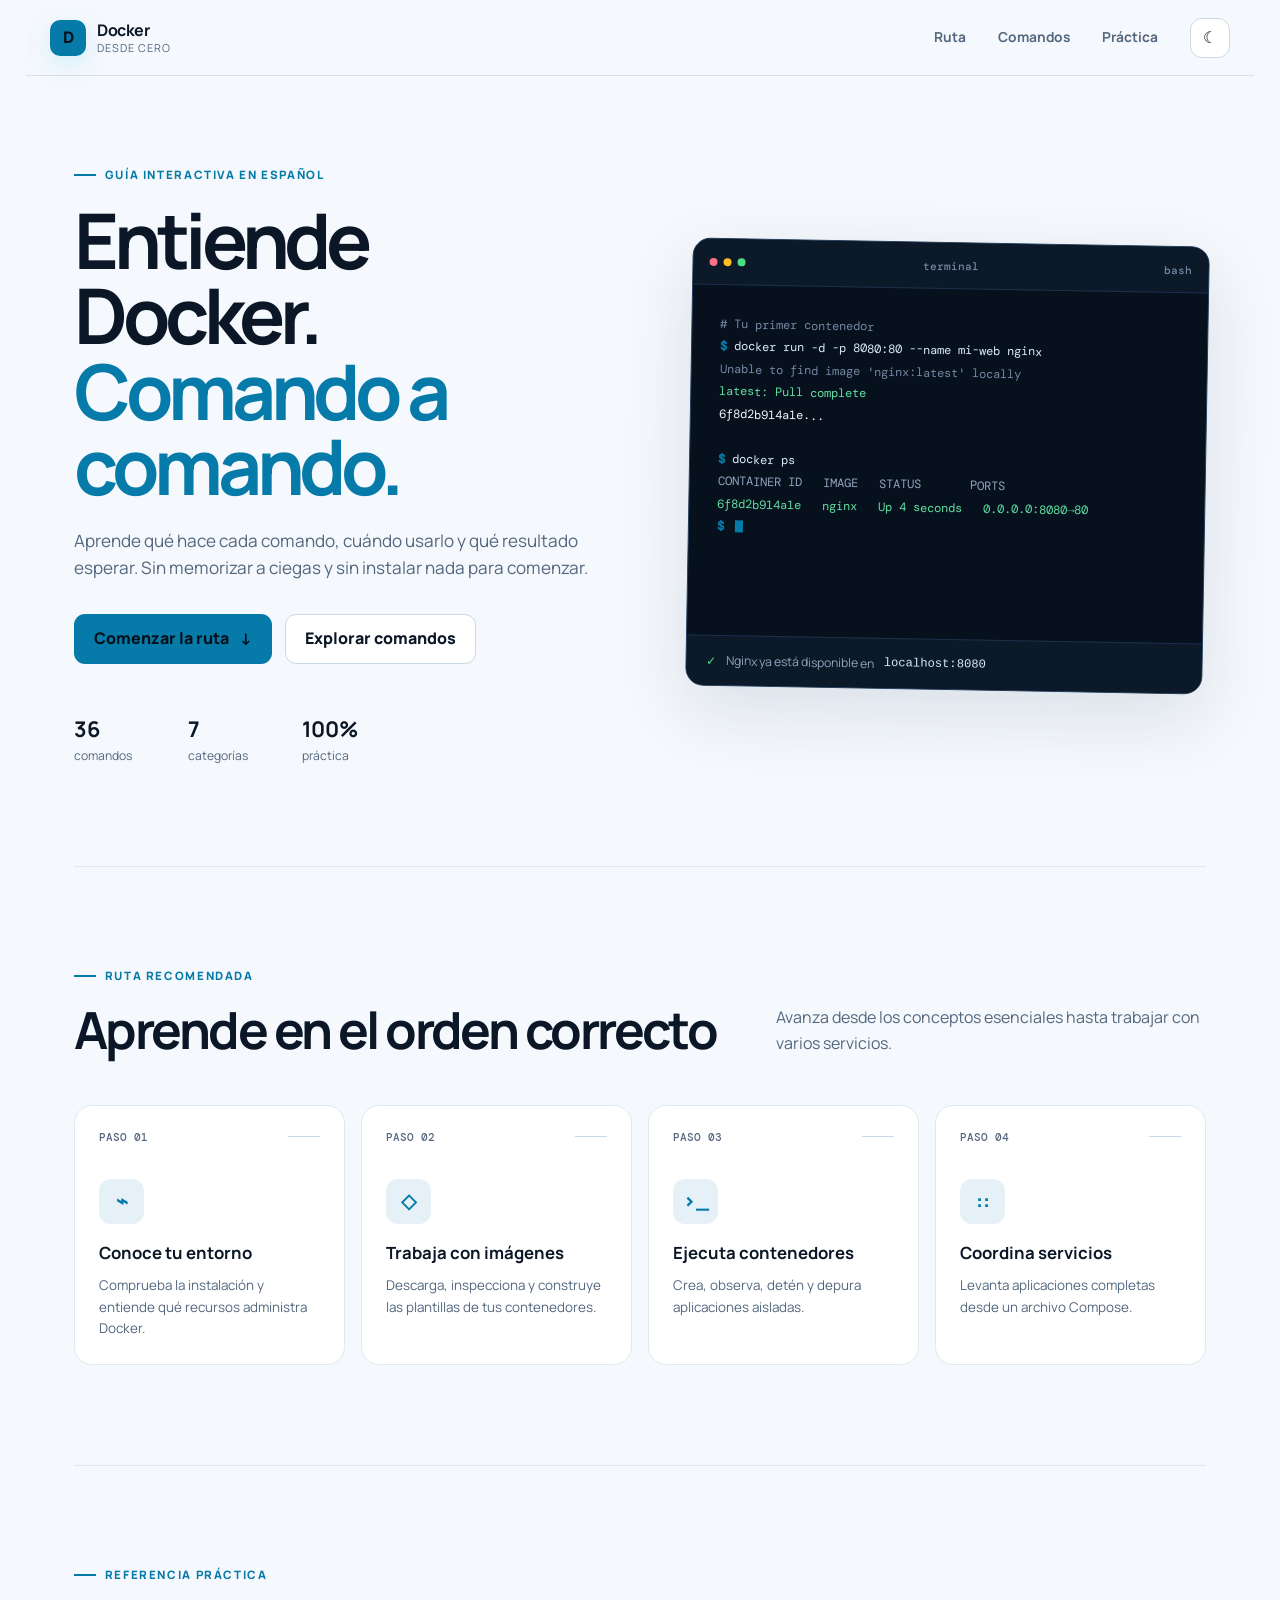
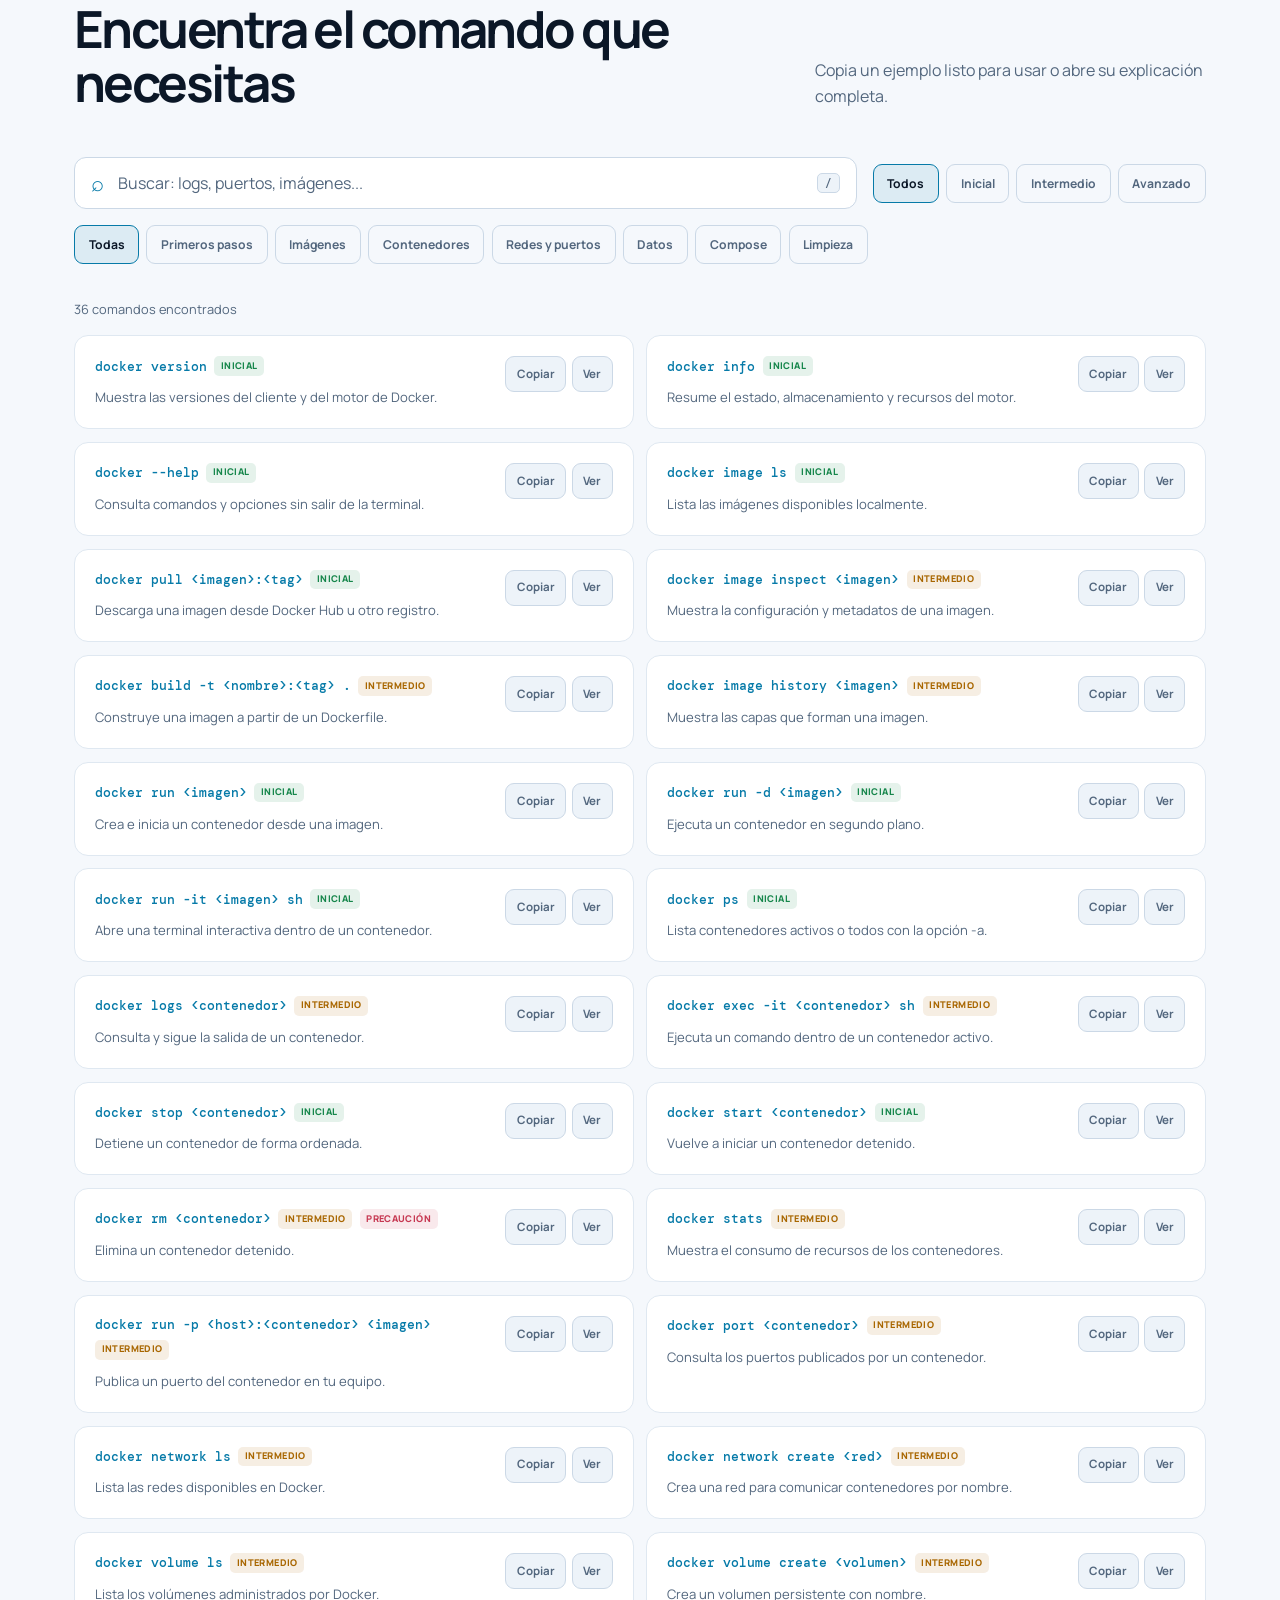
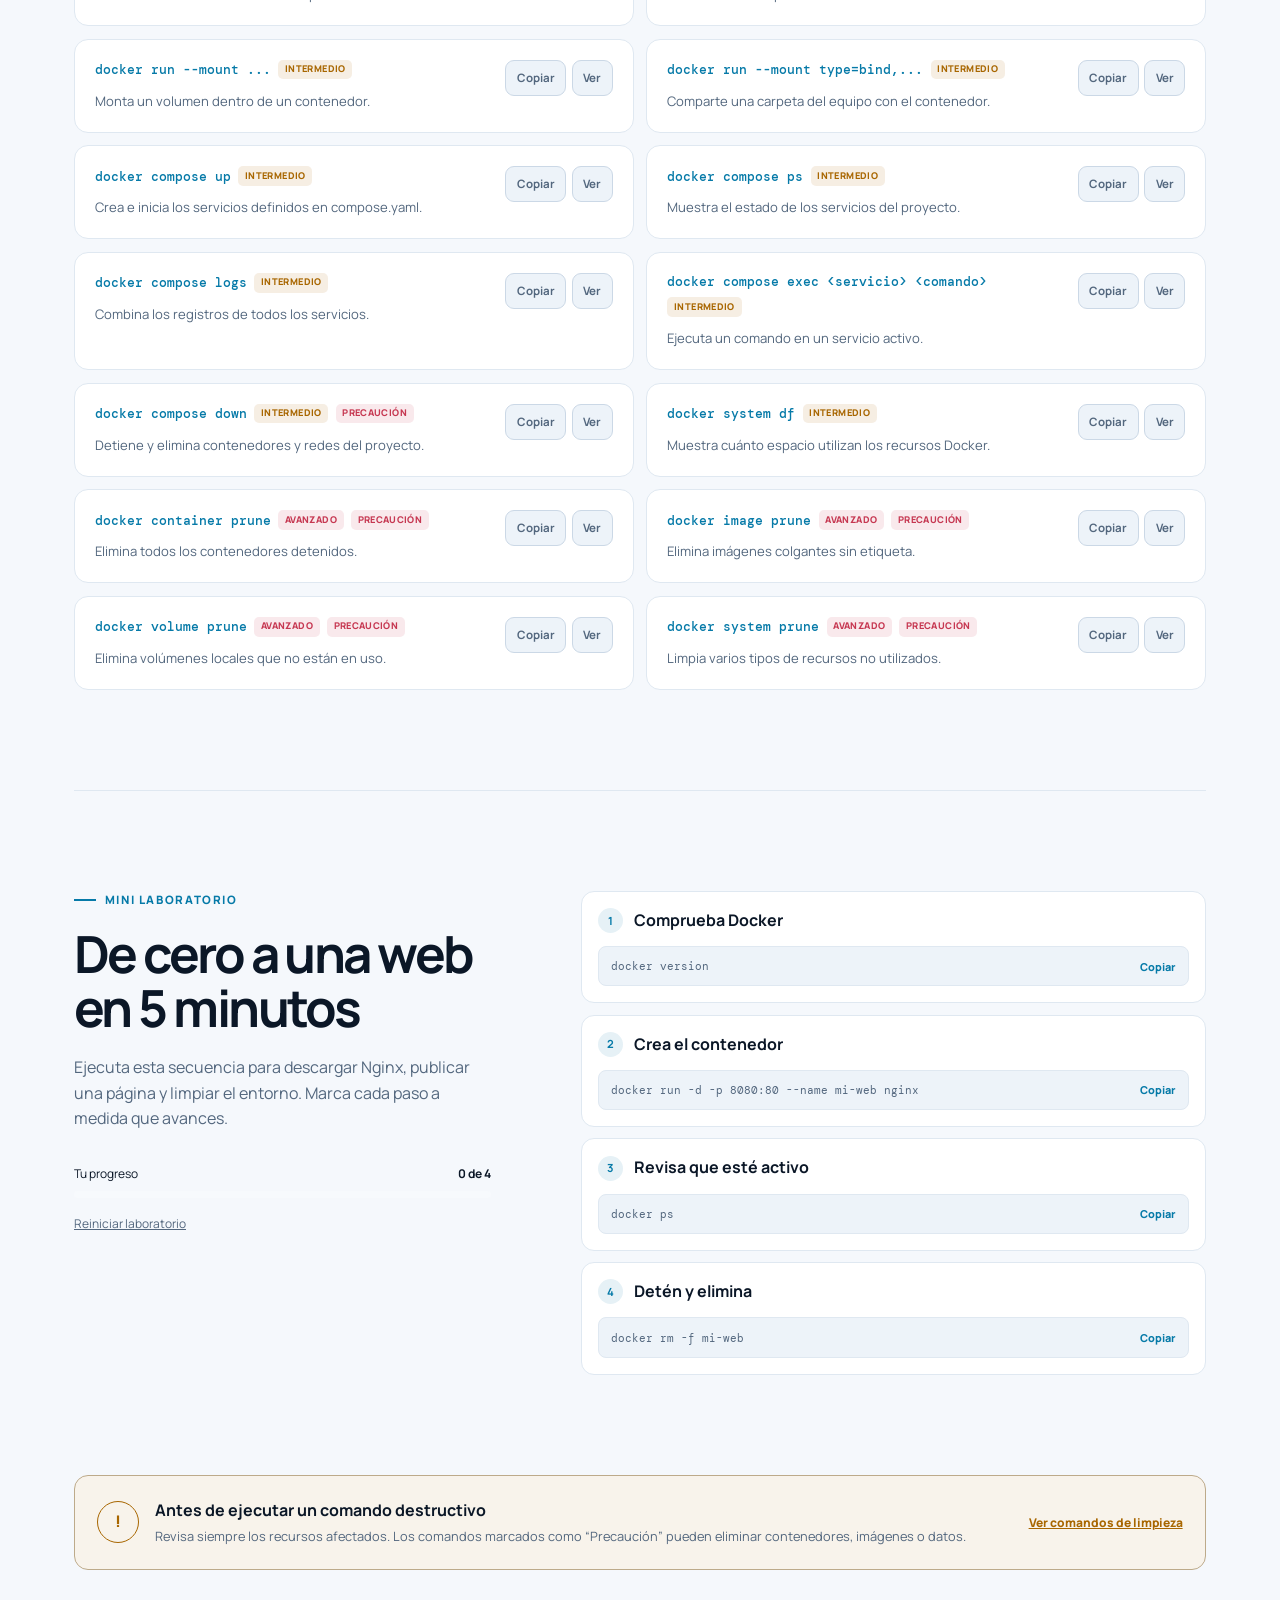
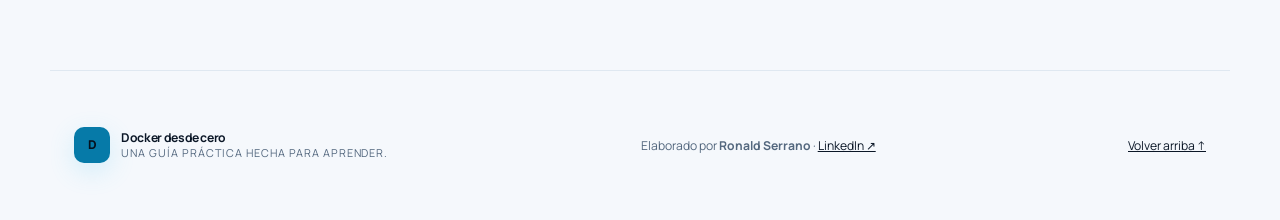
<file: index.html>
<!doctype html>
<html lang="es" data-theme="dark">
  <head>
    <meta charset="UTF-8" />
    <meta name="viewport" content="width=device-width, initial-scale=1.0" />
    <meta
      name="description"
      content="Guía práctica e interactiva para aprender los comandos esenciales de Docker paso a paso."
    />
    <meta name="theme-color" content="#07111f" />
    <title>Docker desde cero | Guía práctica de comandos</title>
    <link rel="stylesheet" href="styles.css" />
    <script src="data.js" defer></script>
    <script src="app.js" defer></script>
  </head>
  <body>
    <a class="skip-link" href="#contenido">Saltar al contenido</a>

    <header class="site-header">
      <a class="brand" href="#inicio" aria-label="Docker desde cero, ir al inicio">
        <span class="brand-mark" aria-hidden="true">D</span>
        <span><strong>Docker</strong><small>desde cero</small></span>
      </a>
      <nav class="top-nav" aria-label="Navegación principal">
        <a href="#ruta">Ruta</a>
        <a href="#comandos">Comandos</a>
        <a href="#practica">Práctica</a>
      </nav>
      <button class="icon-button" id="themeToggle" type="button" aria-label="Cambiar tema">
        <span aria-hidden="true">☀</span>
      </button>
    </header>

    <main id="contenido">
      <section class="hero" id="inicio">
        <div class="hero-copy">
          <p class="eyebrow"><span></span> Guía interactiva en español</p>
          <h1>Entiende Docker.<br /><em>Comando a comando.</em></h1>
          <p class="hero-lead">
            Aprende qué hace cada comando, cuándo usarlo y qué resultado esperar.
            Sin memorizar a ciegas y sin instalar nada para comenzar.
          </p>
          <div class="hero-actions">
            <a class="button button-primary" href="#ruta">Comenzar la ruta <span aria-hidden="true">↓</span></a>
            <a class="button button-secondary" href="#comandos">Explorar comandos</a>
          </div>
          <div class="hero-metrics" aria-label="Resumen de la guía">
            <div><strong id="commandCount">0</strong><span>comandos</span></div>
            <div><strong>7</strong><span>categorías</span></div>
            <div><strong>100%</strong><span>práctica</span></div>
          </div>
        </div>

        <div class="terminal-card" aria-label="Ejemplo de terminal Docker">
          <div class="terminal-bar">
            <span class="terminal-dots" aria-hidden="true"><i></i><i></i><i></i></span>
            <span>terminal</span>
            <span>bash</span>
          </div>
          <div class="terminal-body" aria-hidden="true">
            <p class="terminal-comment"># Tu primer contenedor</p>
            <p><b>$</b> docker run -d -p 8080:80 --name mi-web nginx</p>
            <p class="terminal-muted">Unable to find image 'nginx:latest' locally</p>
            <p class="terminal-accent">latest: Pull complete</p>
            <p class="terminal-output">6f8d2b914a1e...</p>
            <br />
            <p><b>$</b> docker ps</p>
            <p class="terminal-heading">CONTAINER ID&nbsp;&nbsp; IMAGE&nbsp;&nbsp; STATUS&nbsp;&nbsp;&nbsp;&nbsp;&nbsp;&nbsp; PORTS</p>
            <p class="terminal-accent">6f8d2b914a1e&nbsp;&nbsp; nginx&nbsp;&nbsp; Up 4 seconds&nbsp;&nbsp; 0.0.0.0:8080→80</p>
            <p class="terminal-cursor"><b>$</b> <i></i></p>
          </div>
          <div class="terminal-note"><span>✓</span> Nginx ya está disponible en <code>localhost:8080</code></div>
        </div>
      </section>

      <section class="section learning-section" id="ruta">
        <div class="section-heading">
          <div>
            <p class="eyebrow"><span></span> Ruta recomendada</p>
            <h2>Aprende en el orden correcto</h2>
          </div>
          <p>Avanza desde los conceptos esenciales hasta trabajar con varios servicios.</p>
        </div>
        <div class="learning-grid" id="learningPath"></div>
      </section>

      <section class="section explorer-section" id="comandos">
        <div class="section-heading">
          <div>
            <p class="eyebrow"><span></span> Referencia práctica</p>
            <h2>Encuentra el comando que necesitas</h2>
          </div>
          <p>Copia un ejemplo listo para usar o abre su explicación completa.</p>
        </div>

        <div class="explorer-toolbar">
          <label class="search-field" for="searchInput">
            <span aria-hidden="true">⌕</span>
            <input
              id="searchInput"
              type="search"
              placeholder="Buscar: logs, puertos, imágenes..."
              autocomplete="off"
            />
            <kbd>/</kbd>
          </label>
          <div class="filter-group" id="levelFilters" aria-label="Filtrar por nivel">
            <button class="filter active" type="button" data-level="all">Todos</button>
            <button class="filter" type="button" data-level="beginner">Inicial</button>
            <button class="filter" type="button" data-level="intermediate">Intermedio</button>
            <button class="filter" type="button" data-level="advanced">Avanzado</button>
          </div>
        </div>

        <div class="category-tabs" id="categoryFilters" aria-label="Filtrar por categoría"></div>
        <p class="result-summary" id="resultSummary" aria-live="polite"></p>
        <div class="command-grid" id="commandGrid"></div>
        <div class="empty-state" id="emptyState" hidden>
          <span aria-hidden="true">⌕</span>
          <h3>No encontramos ese comando</h3>
          <p>Prueba con una acción como “crear”, “detener”, “logs” o “volumen”.</p>
          <button class="button button-secondary" id="clearFilters" type="button">Limpiar filtros</button>
        </div>
      </section>

      <section class="section practice-section" id="practica">
        <div class="practice-copy">
          <p class="eyebrow"><span></span> Mini laboratorio</p>
          <h2>De cero a una web en 5 minutos</h2>
          <p>
            Ejecuta esta secuencia para descargar Nginx, publicar una página y limpiar el entorno.
            Marca cada paso a medida que avances.
          </p>
          <div class="progress-label">
            <span>Tu progreso</span><strong id="labProgressText">0 de 4</strong>
          </div>
          <div class="progress-track"><span id="labProgressBar"></span></div>
          <button class="text-button" id="resetLab" type="button">Reiniciar laboratorio</button>
        </div>
        <ol class="lab-steps" id="labSteps">
          <li>
            <label><input type="checkbox" data-step="0" /><span><b>1</b><strong>Comprueba Docker</strong></span></label>
            <button class="copy-code" type="button" data-copy="docker version"><code>docker version</code><span>Copiar</span></button>
          </li>
          <li>
            <label><input type="checkbox" data-step="1" /><span><b>2</b><strong>Crea el contenedor</strong></span></label>
            <button class="copy-code" type="button" data-copy="docker run -d -p 8080:80 --name mi-web nginx"><code>docker run -d -p 8080:80 --name mi-web nginx</code><span>Copiar</span></button>
          </li>
          <li>
            <label><input type="checkbox" data-step="2" /><span><b>3</b><strong>Revisa que esté activo</strong></span></label>
            <button class="copy-code" type="button" data-copy="docker ps"><code>docker ps</code><span>Copiar</span></button>
          </li>
          <li>
            <label><input type="checkbox" data-step="3" /><span><b>4</b><strong>Detén y elimina</strong></span></label>
            <button class="copy-code" type="button" data-copy="docker rm -f mi-web"><code>docker rm -f mi-web</code><span>Copiar</span></button>
          </li>
        </ol>
      </section>

      <aside class="safety-note">
        <span class="safety-icon" aria-hidden="true">!</span>
        <div>
          <strong>Antes de ejecutar un comando destructivo</strong>
          <p>Revisa siempre los recursos afectados. Los comandos marcados como “Precaución” pueden eliminar contenedores, imágenes o datos.</p>
        </div>
        <a href="#comandos" data-safety-filter>Ver comandos de limpieza</a>
      </aside>
    </main>

    <footer class="site-footer">
      <div class="brand footer-brand">
        <span class="brand-mark" aria-hidden="true">D</span>
        <span><strong>Docker desde cero</strong><small>Una guía práctica hecha para aprender.</small></span>
      </div>
      <p>Elaborado por <strong>Ronald Serrano</strong> · <a href="https://www.linkedin.com/in/ronaldmiguelsh/" target="_blank" rel="noreferrer">LinkedIn ↗</a></p>
      <a href="#inicio">Volver arriba ↑</a>
    </footer>

    <dialog class="command-dialog" id="commandDialog" aria-labelledby="dialogTitle">
      <div class="dialog-header">
        <div>
          <span class="dialog-category" id="dialogCategory"></span>
          <h2 id="dialogTitle"></h2>
        </div>
        <button class="icon-button dialog-close" id="dialogClose" type="button" aria-label="Cerrar explicación">×</button>
      </div>
      <div class="dialog-content">
        <p class="dialog-description" id="dialogDescription"></p>
        <div class="dialog-code-wrap">
          <div><span>Ejemplo listo para usar</span><button id="dialogCopy" type="button">Copiar comando</button></div>
          <pre><code id="dialogCode"></code></pre>
        </div>
        <div class="detail-grid">
          <section><h3>Cómo leerlo</h3><ul id="dialogBreakdown"></ul></section>
          <section><h3>Qué esperar</h3><p id="dialogResult"></p></section>
        </div>
        <aside class="dialog-warning" id="dialogWarning" hidden><strong>Precaución</strong><p></p></aside>
      </div>
    </dialog>

    <div class="toast" id="toast" role="status" aria-live="polite">Comando copiado</div>
  </body>
</html>
</file>
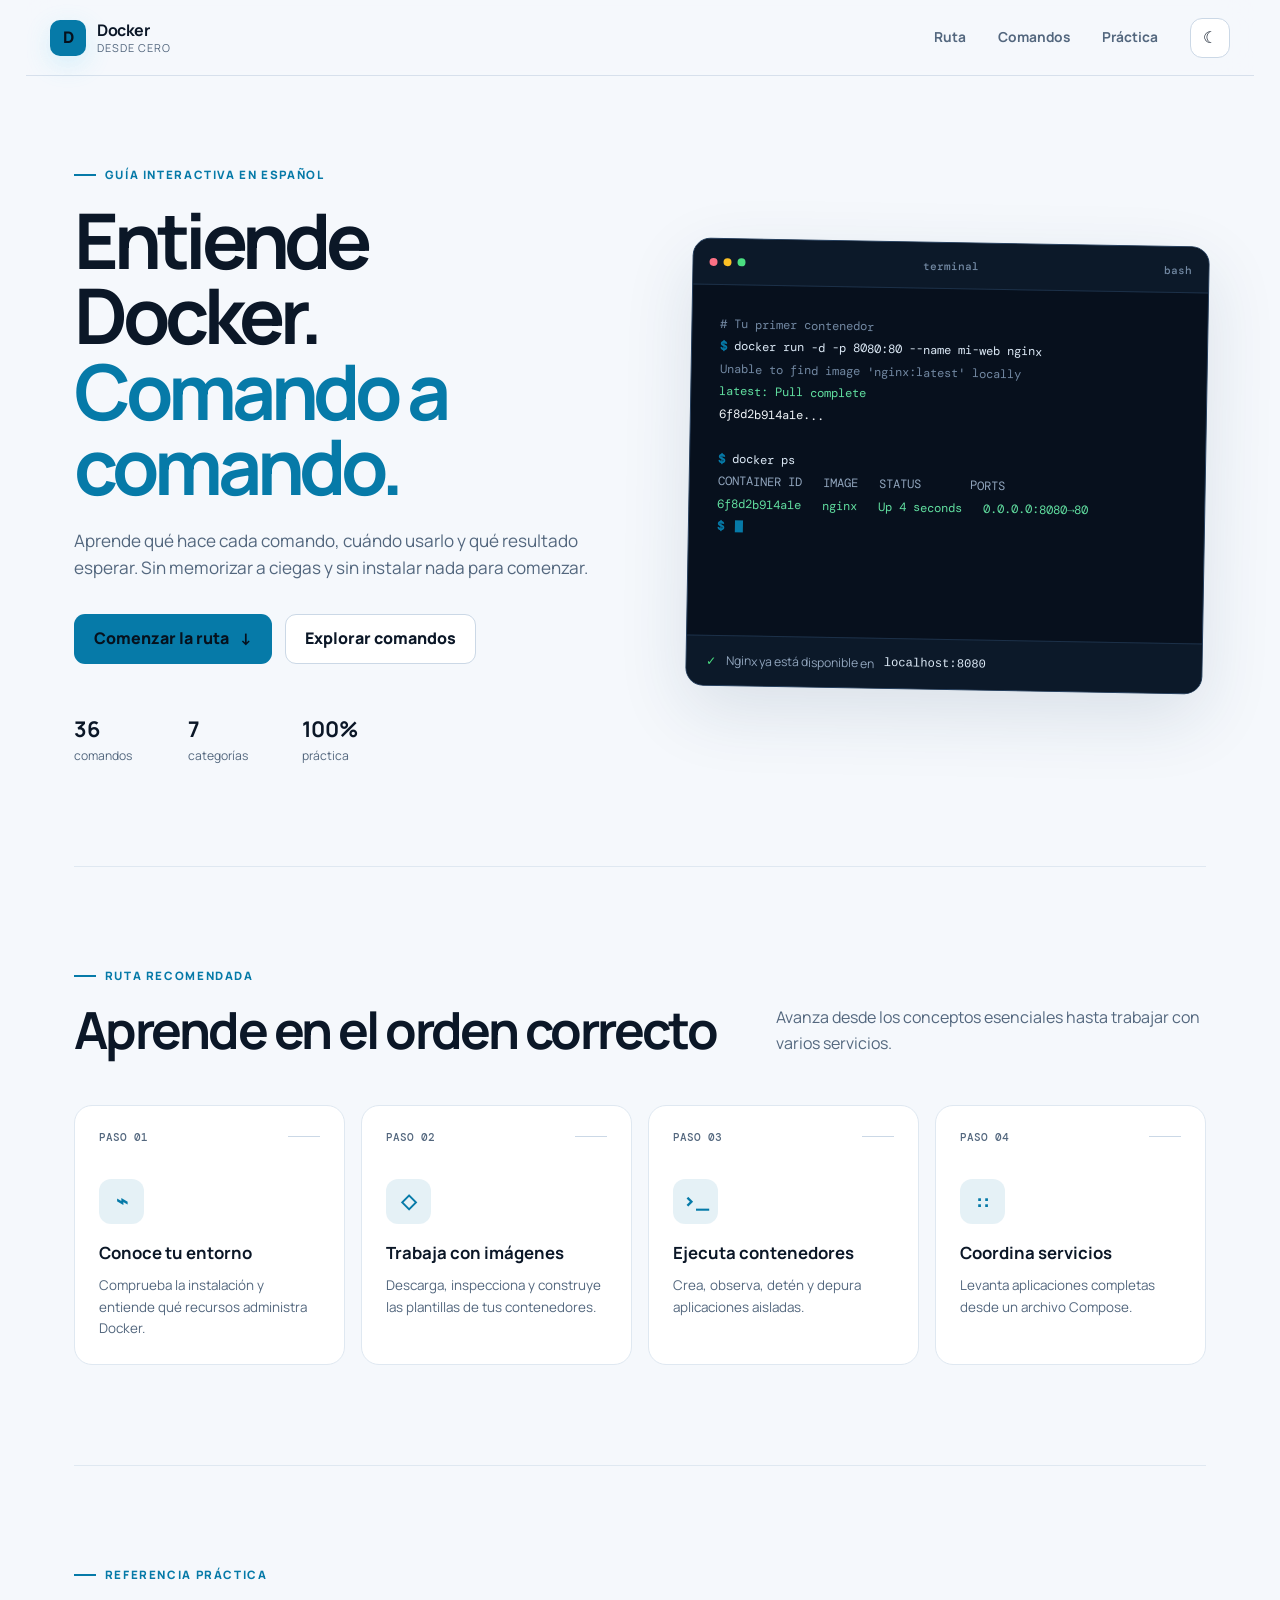
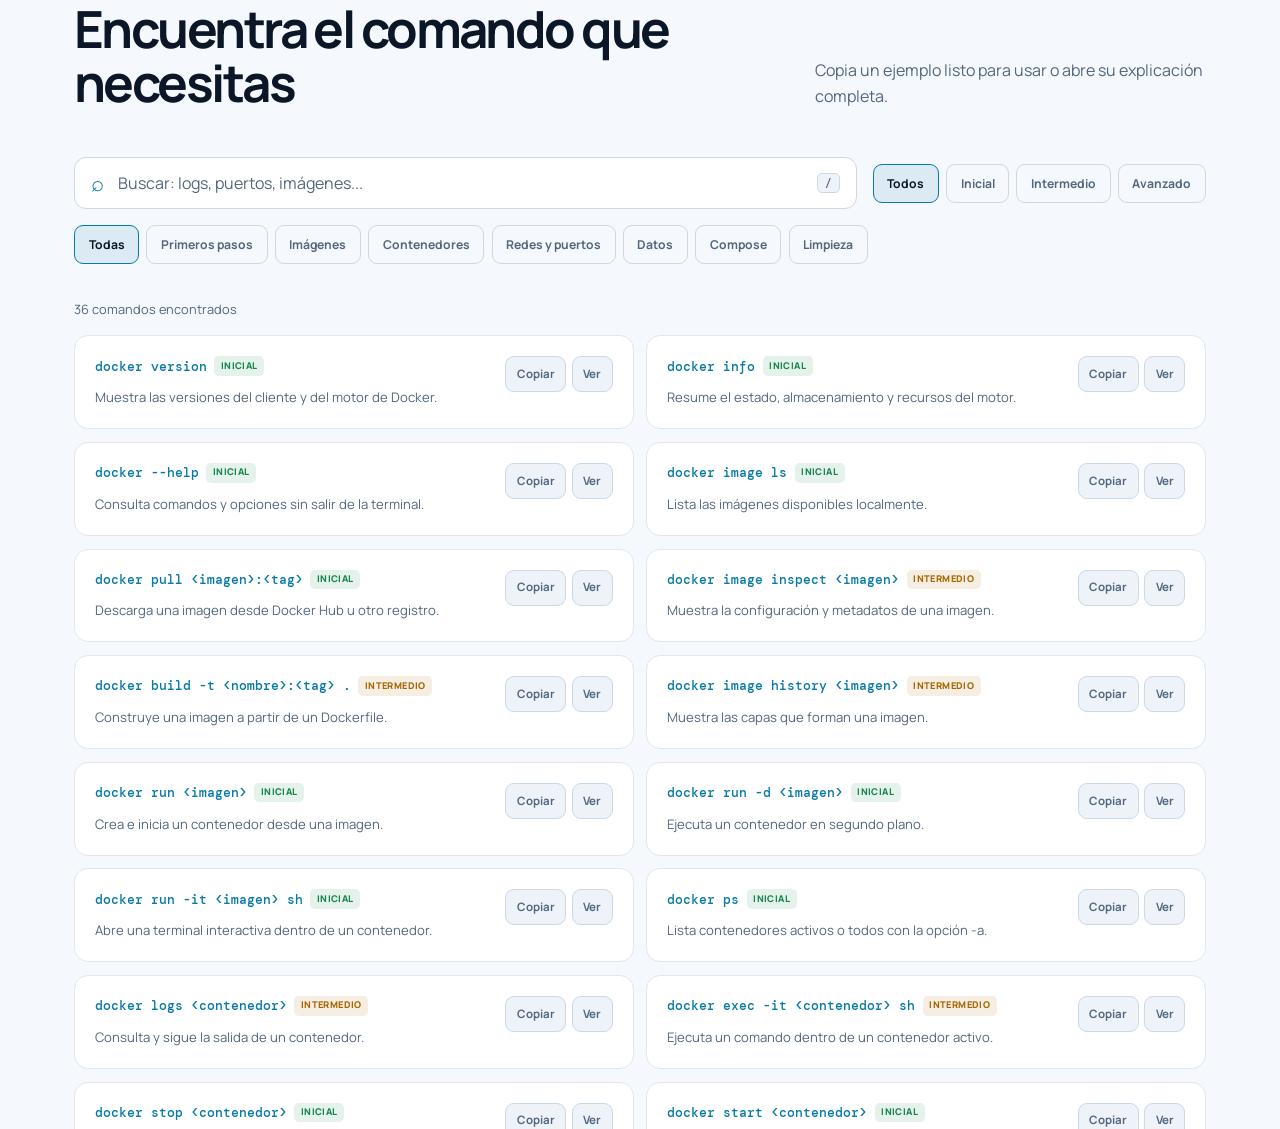
<file: docker-comandos-basicos.html>
<!doctype html>
<html lang="es">
  <head>
    <meta charset="UTF-8" />
    <meta name="viewport" content="width=device-width, initial-scale=1.0" />
    <meta http-equiv="refresh" content="0; url=index.html" />
    <title>Docker desde cero</title>
  </head>
  <body>
    <p>La guía se ha renovado. <a href="index.html">Abrir Docker desde cero</a>.</p>
  </body>
</html>
</file>
<file: styles.css>
@import url('https://fonts.googleapis.com/css2?family=DM+Mono:wght@400;500&family=Manrope:wght@400;500;600;700;800&display=swap');

:root {
  color-scheme: dark;
  --bg: #07111f;
  --bg-soft: #0a1626;
  --surface: #0d1b2d;
  --surface-2: #122238;
  --line: #20334c;
  --line-soft: #172941;
  --text: #f4f8fc;
  --muted: #91a5bd;
  --accent: #4cc9f0;
  --accent-strong: #2aaee0;
  --accent-soft: rgba(76, 201, 240, 0.11);
  --green: #4ade80;
  --amber: #fbbf24;
  --red: #fb7185;
  --shadow: 0 24px 70px rgba(0, 0, 0, 0.28);
  --radius: 18px;
  --max-width: 1180px;
}

[data-theme="light"] {
  color-scheme: light;
  --bg: #f5f8fc;
  --bg-soft: #edf3f9;
  --surface: #ffffff;
  --surface-2: #f7fafd;
  --line: #cbd8e6;
  --line-soft: #dfe8f1;
  --text: #0b1727;
  --muted: #53677e;
  --accent: #067aa8;
  --accent-strong: #056c95;
  --accent-soft: rgba(6, 122, 168, 0.1);
  --green: #16864b;
  --amber: #a86600;
  --red: #c63751;
  --shadow: 0 24px 70px rgba(26, 54, 87, 0.12);
}

* { box-sizing: border-box; }
html { scroll-behavior: smooth; scroll-padding-top: 90px; }
body { margin: 0; background: var(--bg); color: var(--text); font-family: "Manrope", sans-serif; line-height: 1.6; }
button, input { font: inherit; }
button, a { -webkit-tap-highlight-color: transparent; }
a { color: inherit; }
button { color: inherit; }
:focus-visible { outline: 3px solid var(--accent); outline-offset: 3px; }
.skip-link { position: fixed; left: 1rem; top: -5rem; z-index: 100; padding: .75rem 1rem; background: var(--text); color: var(--bg); border-radius: 8px; }
.skip-link:focus { top: 1rem; }

.site-header { position: sticky; top: 0; z-index: 30; height: 76px; display: flex; align-items: center; justify-content: space-between; gap: 2rem; max-width: calc(var(--max-width) + 48px); margin: 0 auto; padding: 0 24px; background: color-mix(in srgb, var(--bg) 88%, transparent); border-bottom: 1px solid color-mix(in srgb, var(--line) 70%, transparent); backdrop-filter: blur(18px); }
.brand { display: inline-flex; align-items: center; gap: .7rem; text-decoration: none; line-height: 1.05; }
.brand-mark { display: grid; place-items: center; width: 36px; height: 36px; border-radius: 10px; background: var(--accent); color: #06111d; font-weight: 900; box-shadow: 0 8px 26px rgba(76, 201, 240, .2); }
.brand strong, .brand small { display: block; }
.brand strong { letter-spacing: -.03em; }
.brand small { margin-top: .18rem; color: var(--muted); font-size: .68rem; letter-spacing: .09em; text-transform: uppercase; }
.top-nav { display: flex; gap: 2rem; margin-left: auto; }
.top-nav a { color: var(--muted); font-size: .86rem; font-weight: 700; text-decoration: none; }
.top-nav a:hover { color: var(--text); }
.icon-button { display: grid; place-items: center; width: 40px; height: 40px; padding: 0; background: var(--surface); border: 1px solid var(--line); border-radius: 12px; cursor: pointer; }
.icon-button:hover { border-color: var(--accent); }

main, .site-footer { max-width: var(--max-width); margin: 0 auto; padding-inline: 24px; }
.hero { min-height: 670px; display: grid; grid-template-columns: 1.02fr .98fr; align-items: center; gap: 6vw; padding-block: 90px 100px; }
.eyebrow { display: flex; align-items: center; gap: .55rem; margin: 0 0 1.1rem; color: var(--accent); font-size: .72rem; font-weight: 800; letter-spacing: .14em; text-transform: uppercase; }
.eyebrow span { width: 22px; height: 2px; background: currentColor; }
h1, h2, h3, p { margin-top: 0; }
h1 { max-width: 720px; margin-bottom: 1.5rem; font-size: clamp(3rem, 6vw, 5.6rem); line-height: .98; letter-spacing: -.065em; }
h1 em { color: var(--accent); font-style: normal; }
.hero-lead { max-width: 600px; margin-bottom: 2rem; color: var(--muted); font-size: 1.07rem; }
.hero-actions { display: flex; flex-wrap: wrap; gap: .8rem; }
.button { display: inline-flex; align-items: center; justify-content: center; gap: .65rem; min-height: 48px; padding: .7rem 1.2rem; border: 1px solid transparent; border-radius: 11px; font-weight: 800; text-decoration: none; cursor: pointer; }
.button-primary { background: var(--accent); color: #06111d; }
.button-primary:hover { background: var(--accent-strong); }
.button-secondary { background: var(--surface); border-color: var(--line); }
.button-secondary:hover { border-color: var(--accent); }
.hero-metrics { display: flex; gap: 2rem; margin-top: 3rem; }
.hero-metrics div { min-width: 82px; }
.hero-metrics strong, .hero-metrics span { display: block; }
.hero-metrics strong { font-size: 1.35rem; }
.hero-metrics span { color: var(--muted); font-size: .76rem; }

.terminal-card { overflow: hidden; background: #07101d; color: #dce9f6; border: 1px solid #27405e; border-radius: 18px; box-shadow: var(--shadow); transform: rotate(1deg); }
.terminal-bar { height: 46px; display: grid; grid-template-columns: 1fr auto 1fr; align-items: center; padding: 0 16px; color: #7288a2; background: #0c1929; border-bottom: 1px solid #1c3048; font: 500 .69rem "DM Mono", monospace; }
.terminal-bar > :last-child { text-align: right; }
.terminal-dots { display: flex; gap: 6px; }
.terminal-dots i { width: 8px; height: 8px; background: #fb7185; border-radius: 50%; }
.terminal-dots i:nth-child(2) { background: #fbbf24; }
.terminal-dots i:nth-child(3) { background: #4ade80; }
.terminal-body { min-height: 350px; padding: 28px; font: 400 .76rem/1.85 "DM Mono", monospace; }
.terminal-body p { margin: 0; white-space: nowrap; }
.terminal-body b { color: var(--accent); }
.terminal-comment, .terminal-muted { color: #7288a2; }
.terminal-accent { color: #61dfa0; }
.terminal-output { color: #f1f5f9; }
.terminal-heading { color: #91a5bd; }
.terminal-cursor i { display: inline-block; width: 8px; height: 1em; margin-left: 4px; background: var(--accent); vertical-align: -.15em; animation: blink 1s steps(1) infinite; }
.terminal-note { display: flex; align-items: center; gap: .6rem; padding: 15px 20px; color: #91a5bd; background: #0c1929; border-top: 1px solid #1c3048; font-size: .76rem; }
.terminal-note span { color: #4ade80; }
.terminal-note code { color: #dce9f6; }
@keyframes blink { 50% { opacity: 0; } }

.section { padding-block: 100px; border-top: 1px solid var(--line-soft); }
.section-heading { display: flex; align-items: end; justify-content: space-between; gap: 3rem; margin-bottom: 3rem; }
.section-heading h2, .practice-copy h2 { margin: 0; font-size: clamp(2.1rem, 4vw, 3.4rem); line-height: 1.05; letter-spacing: -.05em; }
.section-heading > p { max-width: 430px; margin: 0; color: var(--muted); }
.learning-grid { display: grid; grid-template-columns: repeat(4, 1fr); gap: 1rem; }
.learning-card { position: relative; min-height: 250px; padding: 1.5rem; background: var(--surface); border: 1px solid var(--line-soft); border-radius: var(--radius); cursor: pointer; transition: transform .2s, border-color .2s; }
.learning-card:hover { transform: translateY(-4px); border-color: var(--accent); }
.learning-card .step { display: flex; align-items: center; justify-content: space-between; color: var(--muted); font: 500 .68rem "DM Mono", monospace; }
.learning-card .step i { width: 32px; height: 1px; background: var(--line); }
.learning-card .card-icon { display: grid; place-items: center; width: 45px; height: 45px; margin: 2.2rem 0 1rem; background: var(--accent-soft); color: var(--accent); border-radius: 12px; font-size: 1.25rem; font-style: normal; font-weight: 900; }
.learning-card h3 { margin-bottom: .55rem; font-size: 1.05rem; }
.learning-card p { margin: 0; color: var(--muted); font-size: .84rem; }

.explorer-toolbar { display: flex; align-items: center; gap: 1rem; }
.search-field { min-width: 300px; flex: 1; display: flex; align-items: center; gap: .75rem; height: 52px; padding: 0 1rem; background: var(--surface); border: 1px solid var(--line); border-radius: 12px; }
.search-field:focus-within { border-color: var(--accent); box-shadow: 0 0 0 3px var(--accent-soft); }
.search-field > span { color: var(--accent); font-size: 1.4rem; }
.search-field input { width: 100%; background: transparent; color: var(--text); border: 0; outline: 0; }
.search-field input::placeholder { color: var(--muted); }
kbd { padding: .12rem .42rem; color: var(--muted); background: var(--bg-soft); border: 1px solid var(--line); border-radius: 5px; font: 500 .7rem "DM Mono", monospace; }
.filter-group, .category-tabs { display: flex; gap: .45rem; }
.filter, .category-tab { padding: .55rem .85rem; color: var(--muted); background: transparent; border: 1px solid var(--line); border-radius: 9px; cursor: pointer; font-size: .76rem; font-weight: 700; white-space: nowrap; }
.filter:hover, .filter.active, .category-tab:hover, .category-tab.active { color: var(--text); background: var(--accent-soft); border-color: var(--accent); }
.category-tabs { overflow-x: auto; margin-top: 1rem; padding-bottom: .35rem; scrollbar-width: thin; }
.result-summary { margin: 1.8rem 0 1rem; color: var(--muted); font-size: .8rem; }
.command-grid { display: grid; grid-template-columns: repeat(2, minmax(0, 1fr)); gap: .8rem; }
.command-card { display: grid; grid-template-columns: 1fr auto; gap: 1rem; padding: 1.25rem; background: var(--surface); border: 1px solid var(--line-soft); border-radius: 14px; }
.command-card:hover { border-color: var(--line); }
.command-card header { display: flex; flex-wrap: wrap; align-items: center; gap: .45rem; margin-bottom: .7rem; }
.command-card code { color: var(--accent); font: 500 .84rem "DM Mono", monospace; overflow-wrap: anywhere; }
.command-card p { margin: 0; color: var(--muted); font-size: .82rem; }
.level-badge, .risk-badge { padding: .15rem .42rem; border-radius: 5px; font-size: .58rem; font-weight: 800; letter-spacing: .04em; text-transform: uppercase; }
.level-beginner { color: var(--green); background: color-mix(in srgb, var(--green) 11%, transparent); }
.level-intermediate { color: var(--amber); background: color-mix(in srgb, var(--amber) 11%, transparent); }
.level-advanced, .risk-badge { color: var(--red); background: color-mix(in srgb, var(--red) 11%, transparent); }
.card-actions { display: flex; align-items: start; gap: .35rem; }
.card-actions button { min-width: 36px; height: 36px; padding: 0 .65rem; color: var(--muted); background: var(--bg-soft); border: 1px solid var(--line); border-radius: 9px; cursor: pointer; font-size: .72rem; font-weight: 700; }
.card-actions button:hover { color: var(--text); border-color: var(--accent); }
.empty-state { padding: 4rem 1rem; text-align: center; background: var(--surface); border: 1px dashed var(--line); border-radius: var(--radius); }
.empty-state > span { color: var(--accent); font-size: 3rem; }
.empty-state h3 { margin-bottom: .4rem; }
.empty-state p { color: var(--muted); }

.practice-section { display: grid; grid-template-columns: .8fr 1.2fr; gap: 7vw; }
.practice-copy > p:not(.eyebrow) { margin: 1.3rem 0 2rem; color: var(--muted); }
.progress-label { display: flex; justify-content: space-between; margin-bottom: .5rem; font-size: .75rem; }
.progress-track { overflow: hidden; height: 7px; background: var(--surface-2); border-radius: 99px; }
.progress-track span { display: block; width: 0; height: 100%; background: var(--accent); border-radius: inherit; transition: width .3s; }
.text-button { margin-top: 1rem; padding: 0; color: var(--muted); background: none; border: 0; text-decoration: underline; cursor: pointer; font-size: .75rem; }
.lab-steps { display: grid; gap: .7rem; margin: 0; padding: 0; list-style: none; }
.lab-steps li { padding: 1rem; background: var(--surface); border: 1px solid var(--line-soft); border-radius: 13px; }
.lab-steps label { display: block; cursor: pointer; }
.lab-steps input { position: absolute; opacity: 0; }
.lab-steps label > span { display: flex; align-items: center; gap: .7rem; }
.lab-steps label b { display: grid; place-items: center; width: 25px; height: 25px; color: var(--accent); background: var(--accent-soft); border-radius: 50%; font-size: .7rem; }
.lab-steps input:checked + span { color: var(--muted); text-decoration: line-through; }
.lab-steps input:checked + span b { background: var(--green); color: #06111d; }
.copy-code { width: 100%; display: flex; align-items: center; justify-content: space-between; gap: 1rem; margin-top: .8rem; padding: .65rem .8rem; text-align: left; background: var(--bg-soft); border: 1px solid var(--line-soft); border-radius: 8px; cursor: pointer; }
.copy-code code { overflow: hidden; color: var(--muted); font: 400 .7rem "DM Mono", monospace; text-overflow: ellipsis; white-space: nowrap; }
.copy-code span { color: var(--accent); font-size: .68rem; font-weight: 800; }

.safety-note { display: grid; grid-template-columns: auto 1fr auto; align-items: center; gap: 1rem; margin: 0 0 100px; padding: 1.4rem; background: color-mix(in srgb, var(--amber) 8%, var(--surface)); border: 1px solid color-mix(in srgb, var(--amber) 40%, var(--line)); border-radius: 14px; }
.safety-icon { display: grid; place-items: center; width: 42px; height: 42px; color: var(--amber); border: 1px solid currentColor; border-radius: 50%; font-weight: 900; }
.safety-note strong { display: block; margin-bottom: .15rem; }
.safety-note p { margin: 0; color: var(--muted); font-size: .8rem; }
.safety-note a { color: var(--amber); font-size: .75rem; font-weight: 800; }

.site-footer { min-height: 150px; display: flex; align-items: center; justify-content: space-between; gap: 2rem; border-top: 1px solid var(--line-soft); color: var(--muted); font-size: .76rem; }
.site-footer p { margin: 0; }
.site-footer a { color: var(--text); }
.footer-brand strong { color: var(--text); }

.command-dialog { width: min(720px, calc(100% - 32px)); max-height: 88vh; padding: 0; color: var(--text); background: var(--surface); border: 1px solid var(--line); border-radius: 18px; box-shadow: var(--shadow); }
.command-dialog::backdrop { background: rgba(0, 7, 15, .76); backdrop-filter: blur(5px); }
.dialog-header { position: sticky; top: 0; z-index: 2; display: flex; align-items: start; justify-content: space-between; gap: 1rem; padding: 1.5rem; background: var(--surface); border-bottom: 1px solid var(--line-soft); }
.dialog-category { color: var(--accent); font-size: .68rem; font-weight: 800; letter-spacing: .1em; text-transform: uppercase; }
.dialog-header h2 { margin: .25rem 0 0; font: 500 clamp(1rem, 3vw, 1.35rem) "DM Mono", monospace; }
.dialog-close { flex: 0 0 auto; font-size: 1.35rem; }
.dialog-content { padding: 1.5rem; }
.dialog-description { color: var(--muted); }
.dialog-code-wrap { overflow: hidden; margin: 1.4rem 0; background: #07101d; color: #dce9f6; border: 1px solid #27405e; border-radius: 12px; }
.dialog-code-wrap > div { display: flex; justify-content: space-between; padding: .65rem 1rem; color: #91a5bd; background: #0c1929; border-bottom: 1px solid #1c3048; font-size: .68rem; }
.dialog-code-wrap button { padding: 0; color: #4cc9f0; background: none; border: 0; cursor: pointer; font-size: .68rem; font-weight: 800; }
.dialog-code-wrap pre { overflow-x: auto; margin: 0; padding: 1.1rem; }
.dialog-code-wrap code { font: 500 .8rem "DM Mono", monospace; }
.detail-grid { display: grid; grid-template-columns: 1fr 1fr; gap: 1rem; }
.detail-grid section { padding: 1rem; background: var(--bg-soft); border-radius: 11px; }
.detail-grid h3 { font-size: .82rem; }
.detail-grid p, .detail-grid li { color: var(--muted); font-size: .77rem; }
.detail-grid ul { margin: 0; padding-left: 1.1rem; }
.detail-grid li + li { margin-top: .4rem; }
.dialog-warning { margin-top: 1rem; padding: 1rem; background: color-mix(in srgb, var(--red) 8%, transparent); border: 1px solid color-mix(in srgb, var(--red) 35%, var(--line)); border-radius: 11px; }
.dialog-warning strong { color: var(--red); }
.dialog-warning p { margin: .25rem 0 0; color: var(--muted); font-size: .77rem; }
.toast { position: fixed; right: 1.25rem; bottom: 1.25rem; z-index: 50; padding: .75rem 1rem; background: var(--text); color: var(--bg); border-radius: 9px; box-shadow: var(--shadow); font-size: .76rem; font-weight: 800; opacity: 0; transform: translateY(12px); pointer-events: none; transition: .2s; }
.toast.visible { opacity: 1; transform: translateY(0); }

@media (max-width: 960px) {
  .hero { grid-template-columns: 1fr; gap: 4rem; padding-top: 70px; }
  .hero-copy { max-width: 720px; }
  .terminal-card { max-width: 700px; transform: none; }
  .learning-grid { grid-template-columns: repeat(2, 1fr); }
  .explorer-toolbar { align-items: stretch; flex-direction: column; }
  .filter-group { overflow-x: auto; }
  .practice-section { grid-template-columns: 1fr; }
}

@media (max-width: 680px) {
  .site-header { height: 66px; padding-inline: 16px; }
  .top-nav { display: none; }
  main, .site-footer { padding-inline: 16px; }
  .hero { min-height: auto; padding-block: 64px 80px; }
  h1 { font-size: clamp(2.8rem, 14vw, 4.2rem); }
  .hero-metrics { gap: 1rem; justify-content: space-between; }
  .terminal-card { margin-inline: -6px; }
  .terminal-body { overflow-x: auto; min-height: 300px; padding: 22px 18px; font-size: .66rem; }
  .section { padding-block: 76px; }
  .section-heading { display: block; }
  .section-heading > p { margin-top: 1rem; }
  .learning-grid, .command-grid { grid-template-columns: 1fr; }
  .learning-card { min-height: 220px; }
  .search-field { min-width: 0; }
  .command-card { grid-template-columns: 1fr; }
  .card-actions { justify-content: flex-end; }
  .detail-grid { grid-template-columns: 1fr; }
  .safety-note { grid-template-columns: auto 1fr; }
  .safety-note a { grid-column: 2; }
  .site-footer { align-items: start; flex-direction: column; padding-block: 40px; }
}

@media (prefers-reduced-motion: reduce) {
  *, *::before, *::after { scroll-behavior: auto !important; animation-duration: .01ms !important; transition-duration: .01ms !important; }
}
</file>
